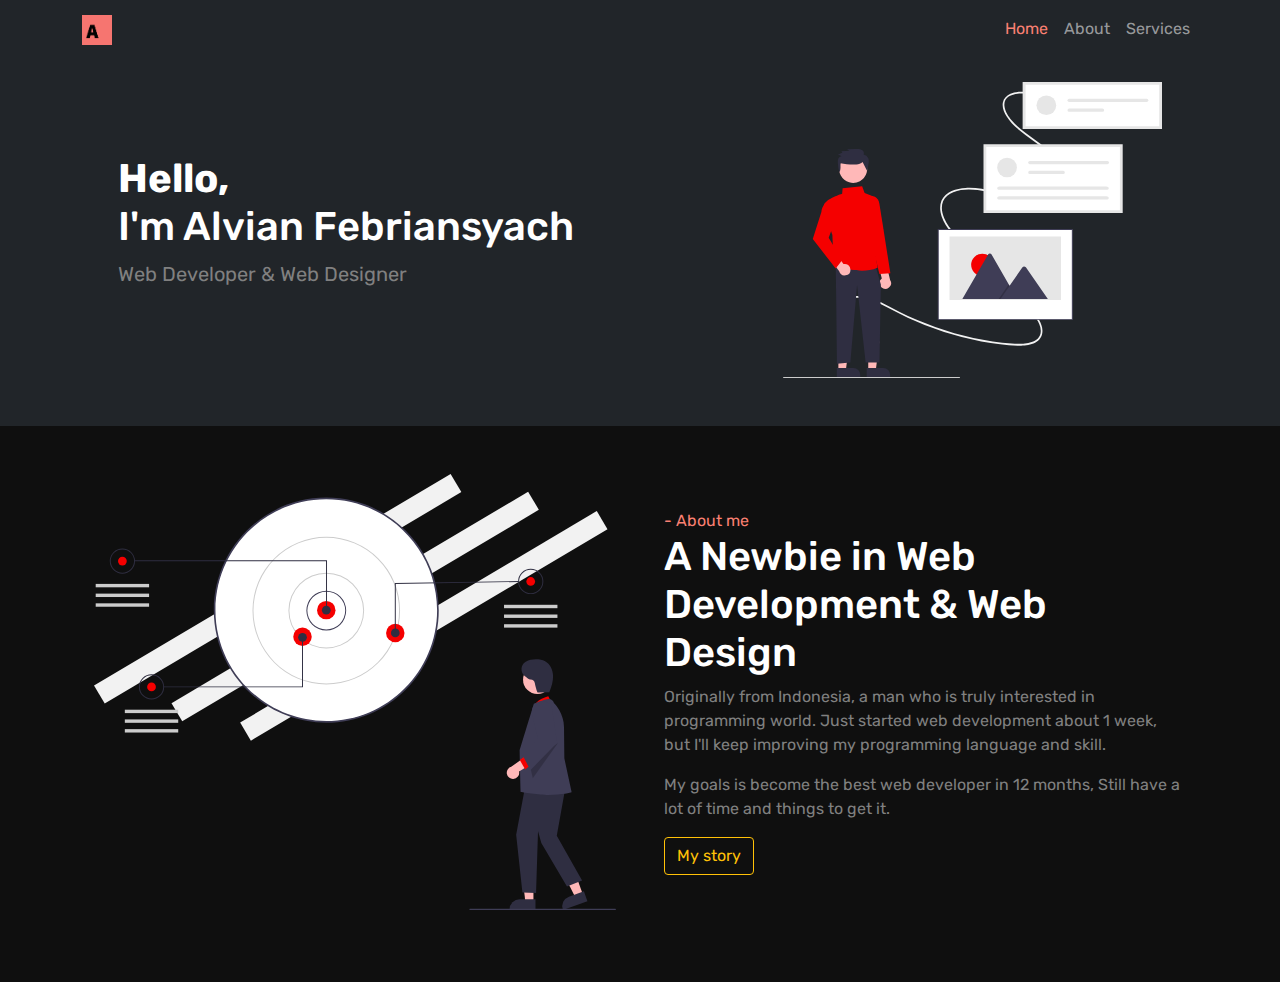
<file: index.html>
<!doctype html>
<html lang="en">
    <head>
        <meta charset="utf-8">
        <meta name="viewport" content="width=device-width, initial-scale=1">
        <link rel="preconnect" href="https://fonts.gstatic.com">
        <link href="https://fonts.googleapis.com/css2?family=Rubik&display=swap" rel="stylesheet">
        <link rel="stylesheet" href="/css/bootstrap.min.css">
        <link rel="shortcut icon" href="/img/A-logos.ico" />
        <link rel="stylesheet" href="/css/styles.css">
        <title>Alvian Febriansyach | Portofolio</title>
    </head>
    <body>
        <div class="container">
            <nav class="navbar navbar-expand-lg navbar-dark bg-dark fixed-top">
                <div class="container">
                <a class="navbar-brand" href="index.html"><img src="/img/A-logos.jpeg" alt="logo image" width="30px" height="30px"></a>
                <button class="navbar-toggler" type="button" data-bs-toggle="collapse" data-bs-target="#navbarNav" aria-controls="navbarNav" aria-expanded="false" aria-label="Toggle navigation">
                    <span class="navbar-toggler-icon"></span>
                </button>
                <div class="collapse navbar-collapse justify-content-end" id="navbarNav">
                    <ul class="navbar-nav">
                    <li class="nav-item">
                        <a class="nav-link active" aria-current="page" href="#page-header">Home</a>
                    </li>
                    <li class="nav-item">
                        <a class="nav-link" href="#about-me">About</a>
                    </li>
                    <li class="nav-item">
                        <a class="nav-link" href="#">Services</a>
                    </li>
                    </ul>
                </div>
                </div>
            </nav>
        </div>
        
        <header class="page-header grey p-4" id="page-header">
            <div class="container">
                <div class="row align-items-center justify-content-center">
                    <div class="col-md-7 px-5 mb-4">
                        <h1><strong>Hello,</strong><br>I'm Alvian Febriansyach</h1>

                        <p>Web Developer & Web Designer</p>
                    </div>
                    <div class="col-md-5 px-5 mb-4"><img src="/img/illustrations/Characters/alvian-wireframe-character.svg" alt="header image" class="img-fluid"></div>
                </div>
            </div>
        </header>

        <section class="about-me p-5" id="about-me">
            <div class="container">
                <div class="row align-items-center justify-content-center">
                    <div class="col-md-6 px-4 mb-4"><img src="/img/illustrations/Characters/alvian-goals-character.svg" alt="goals image" class="img-fluid"></div>
                    <div class="col-md-6 px-4 mb-4">
                        <label>- About me</label>
                        <h1>A Newbie in Web Development & Web Design</h1>

                        <p>Originally from Indonesia, a man who is truly interested in programming world. Just started web development about 1 week, but I'll keep improving my programming language and skill.</p>

                        <p>My goals is become the best web developer in 12 months, Still have a lot of time and things to get it.</p>
                        <button type="button" class="btn btn-outline-warning">My story</button>
                    </div>
                </div>
            </div>
        </section>



        <script src="/js/bootstrap.bundle.min.js"></script>
    </body>
</html>
</file>
<file: css/styles.css>
html{
    scroll-behavior: smooth;
}
body{
    font-family: 'Rubik', sans-serif;
    color: white;
    background-color: rgb(15, 15, 15);
}
label{
    font-size: 1rem;
    color: salmon;
}
p{
    color: gray;
}
.grey{
    background-color: #212529;
}
.page-header{
    margin-top: 3.6rem;
    font-size: 1.25rem;
}
.nav-item .active{
    color: salmon!important;
}
.nav-item .active:hover{
    color: rgb(255, 155, 144)!important;
}
</file>
